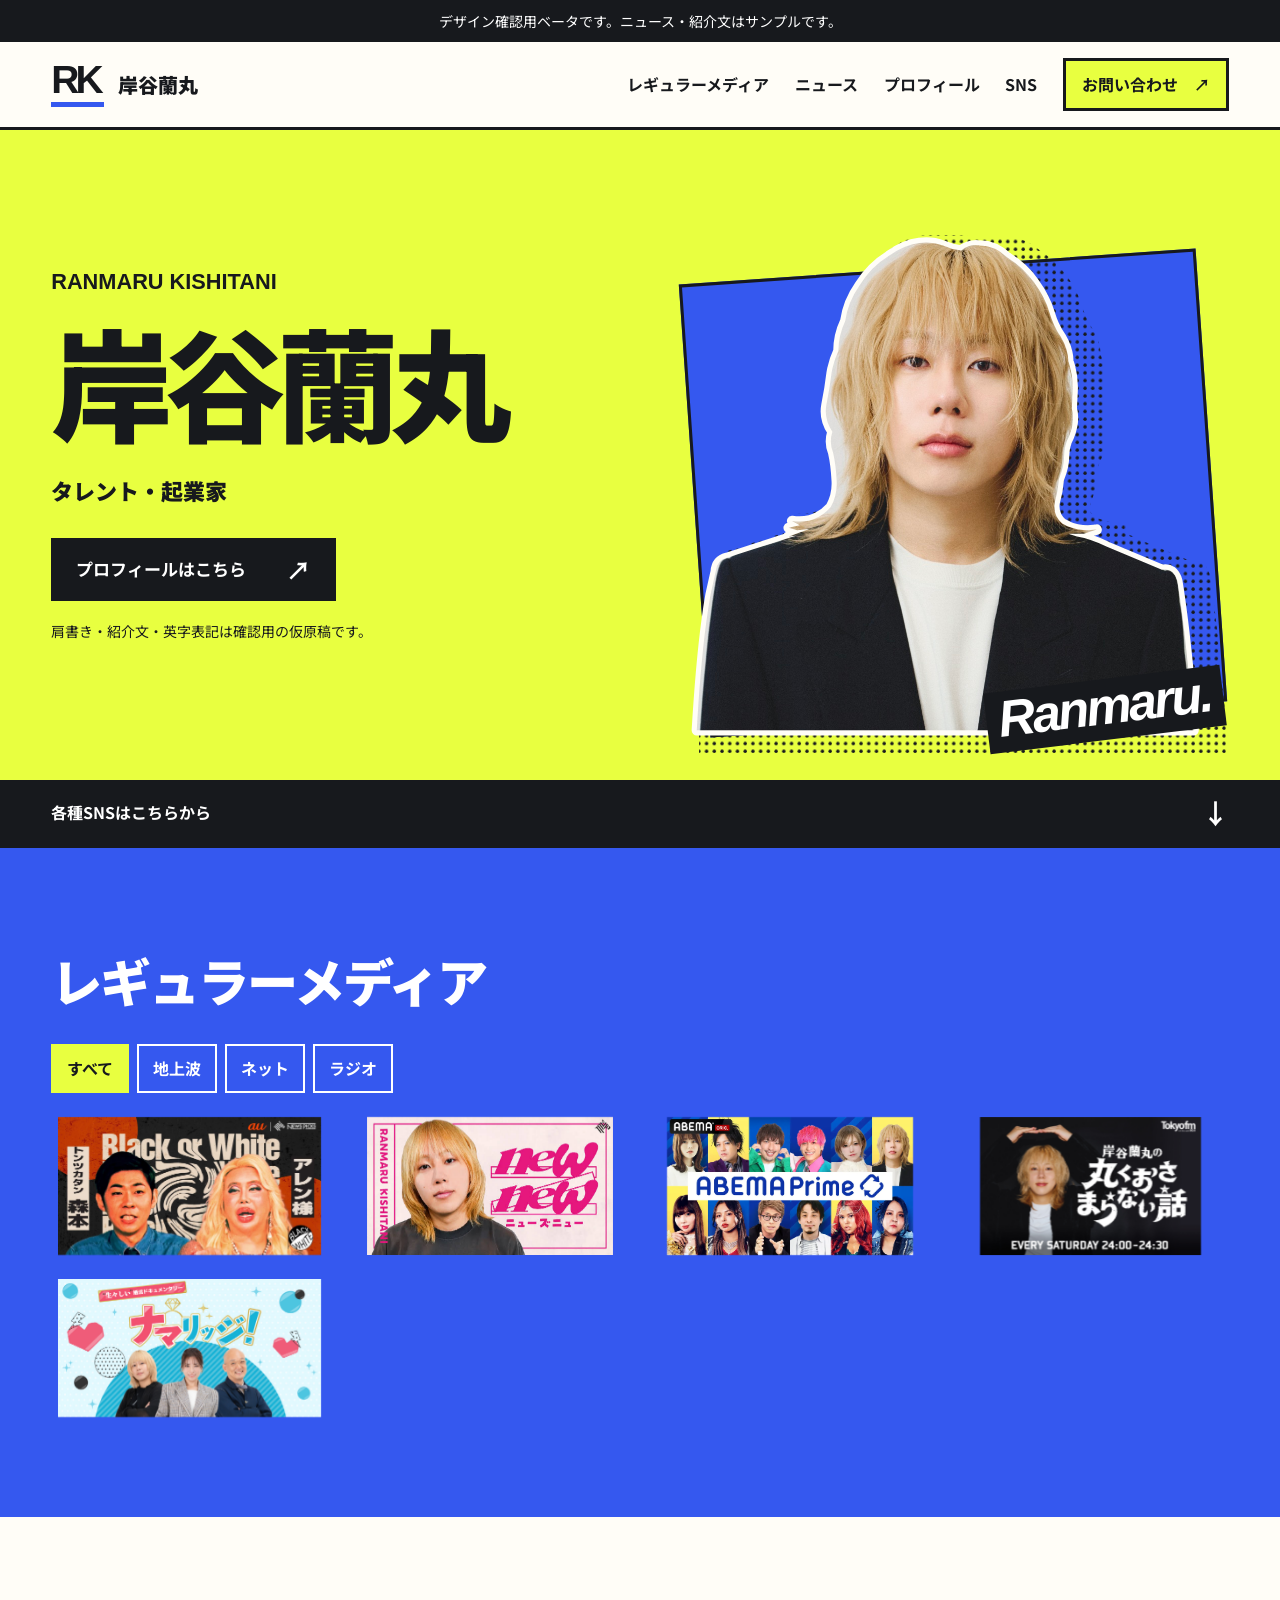
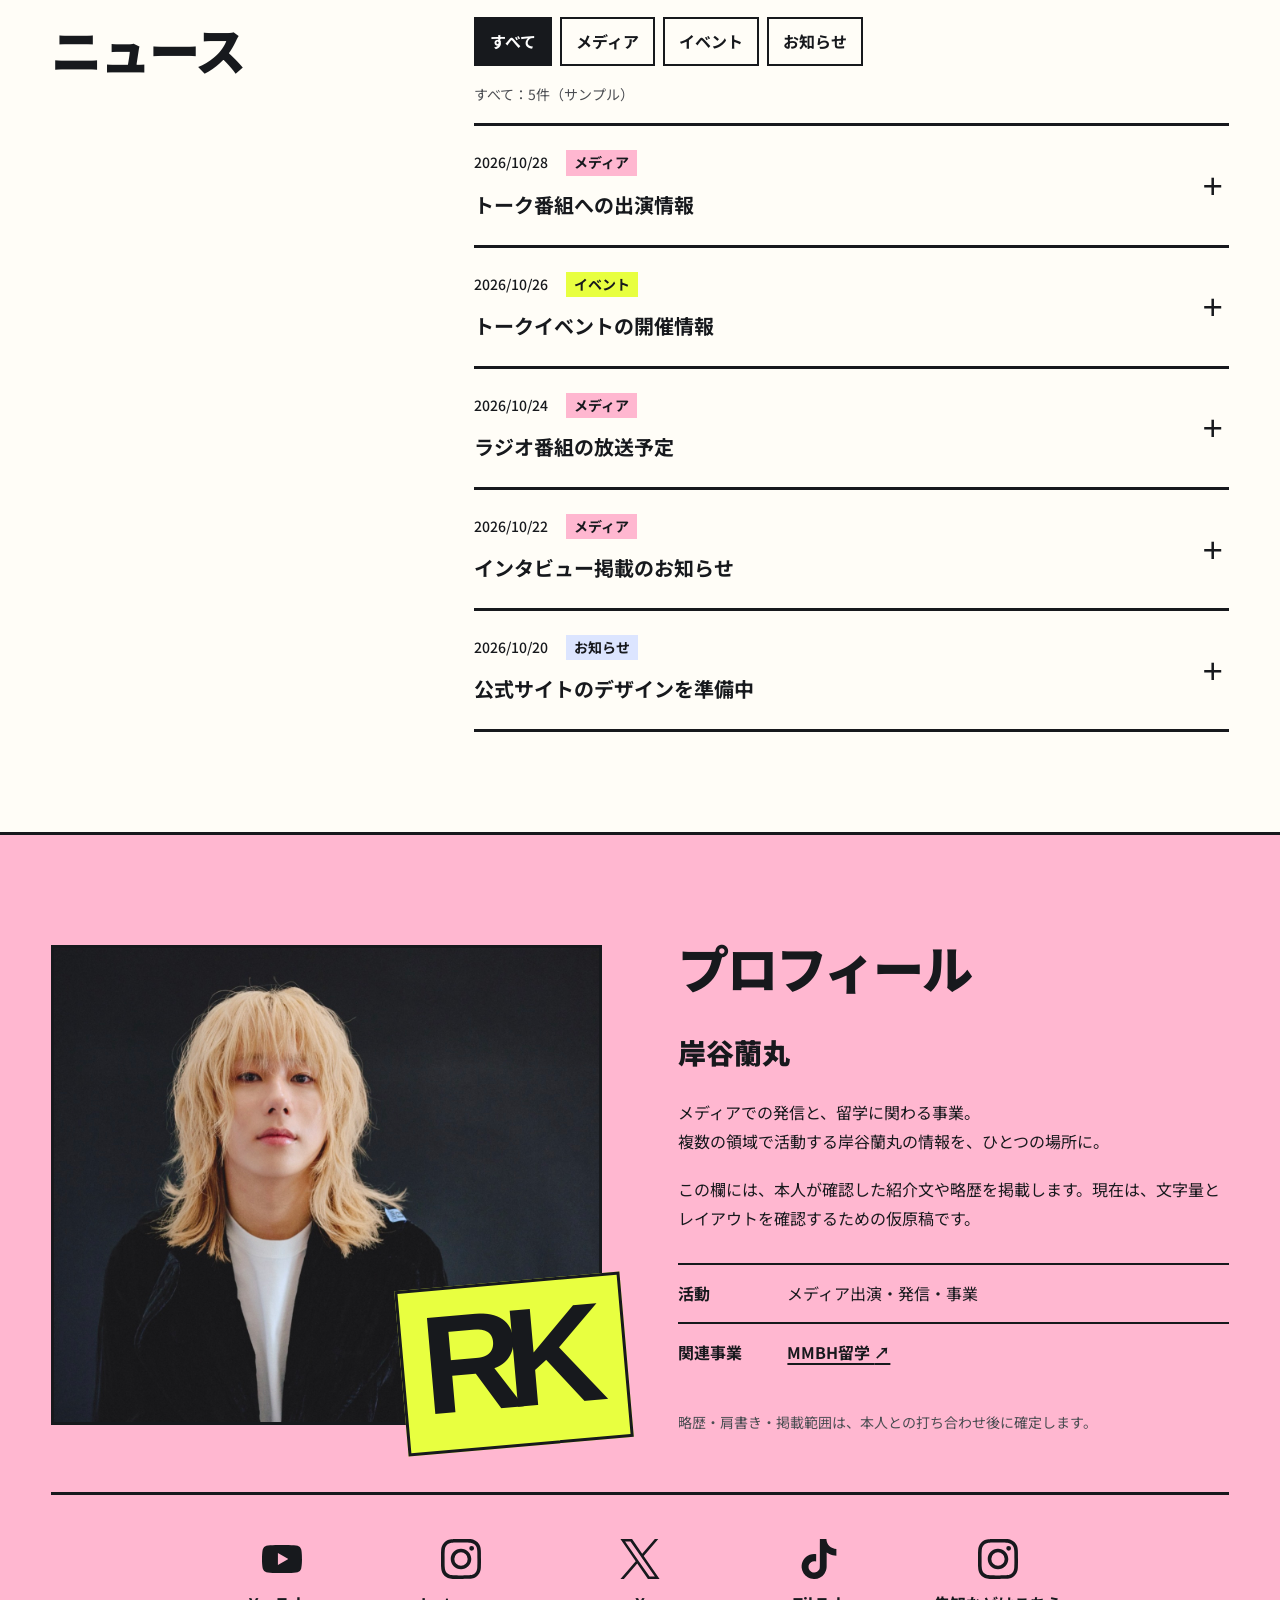
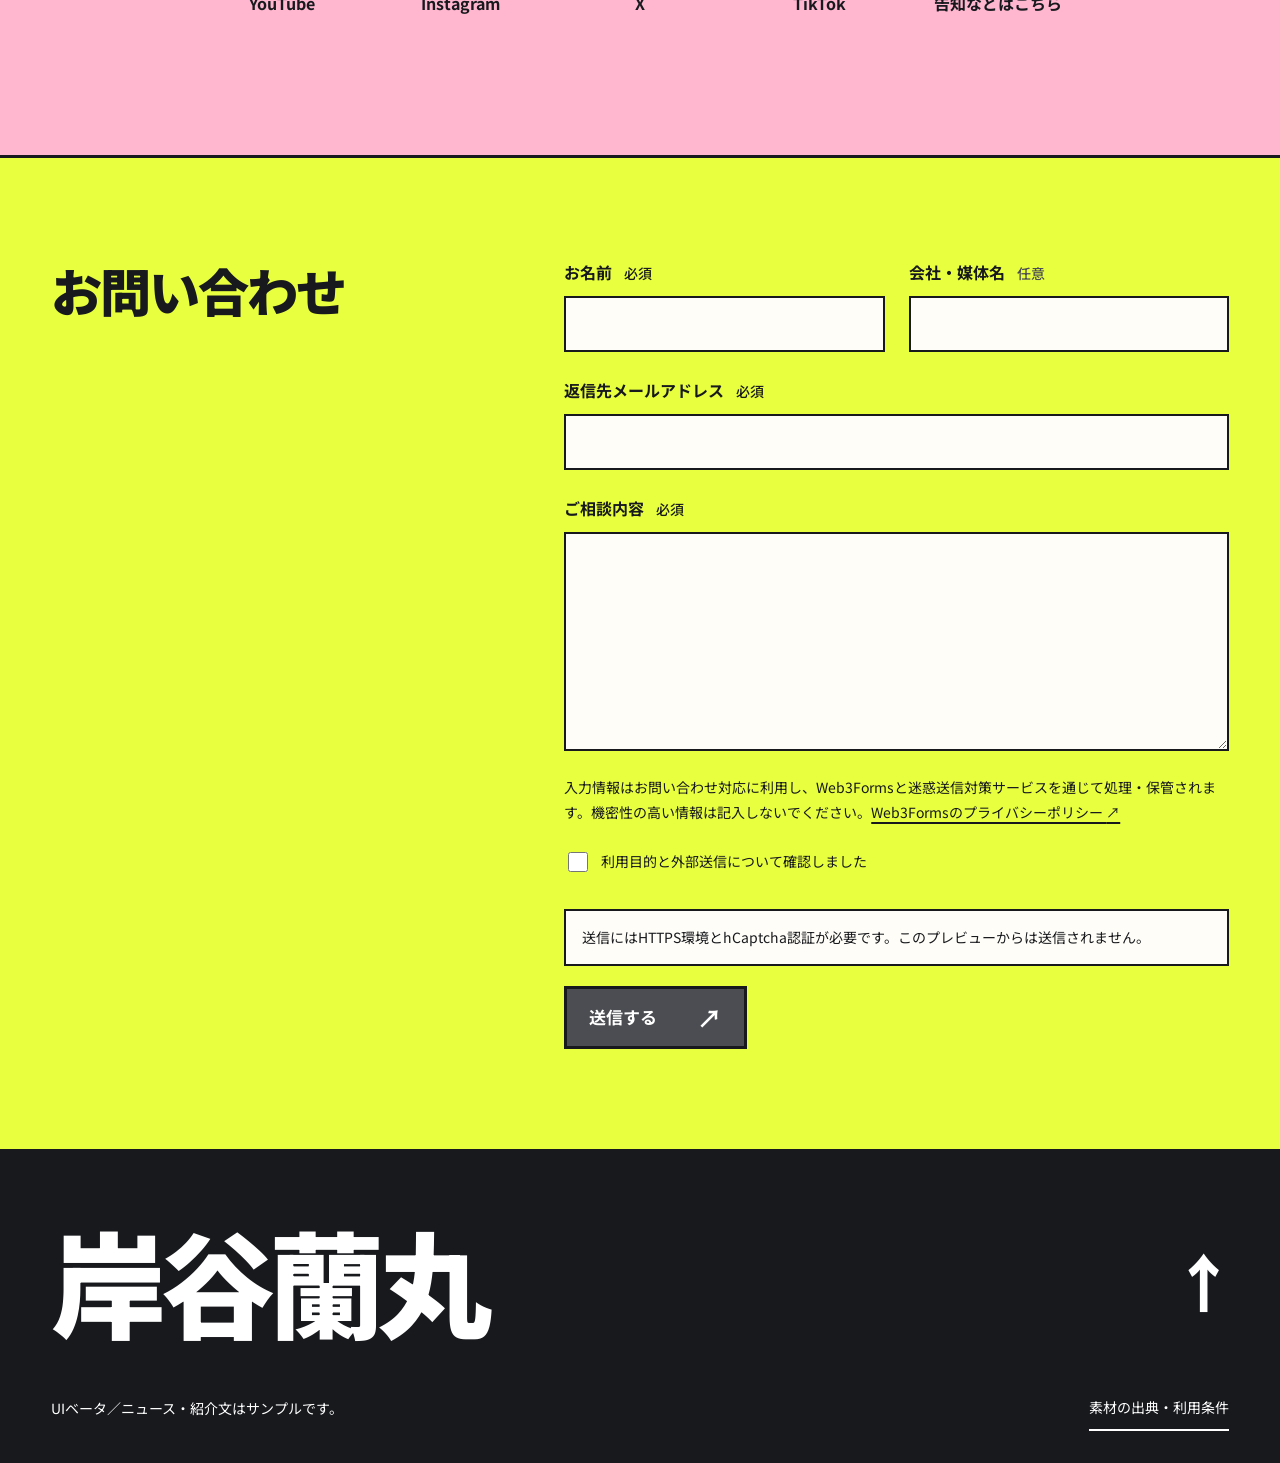
<file: index.html>
<!doctype html>
<html lang="ja">
<head>
  <meta charset="utf-8">
  <meta name="viewport" content="width=device-width, initial-scale=1">
  <meta name="robots" content="noindex, nofollow">
  <meta name="description" content="提供された人物写真を使用した、岸谷蘭丸公式サイトのデザイン確認用ベータ。ニュース・紹介文はサンプルです。">
  <meta name="theme-color" content="#e8ff40">
  <title>岸谷蘭丸 | 公式サイト UIベータ</title>
  <link rel="preconnect" href="https://fonts.googleapis.com">
  <link rel="preconnect" href="https://fonts.gstatic.com" crossorigin>
  <link href="https://fonts.googleapis.com/css2?family=Noto+Sans+JP:wght@400;500;700;900&display=swap" rel="stylesheet">
  <link rel="stylesheet" href="styles.css">
  <script src="content.js" defer></script>
  <script src="news.js" defer></script>
  <script src="contact.js" defer></script>
  <script src="app.js" defer></script>
</head>
<body>
  <a class="skip-link" href="#main">本文へ移動</a>
  <div class="beta-notice" id="beta-notice">デザイン確認用ベータです。ニュース・紹介文はサンプルです。</div>
  <header class="site-header">
    <a class="wordmark" href="#top" aria-label="岸谷蘭丸 トップへ"><span>RK</span><span>岸谷蘭丸</span></a>
    <button class="menu-toggle" type="button" aria-controls="site-nav" aria-expanded="false" hidden>
      <span class="menu-toggle__lines" aria-hidden="true"></span><span class="menu-toggle__label">メニュー</span>
    </button>
    <nav id="site-nav" class="site-nav" aria-label="メインナビゲーション">
      <a href="#regular-media">レギュラーメディア</a>
      <a href="#news">ニュース</a>
      <a href="#profile">プロフィール</a>
      <a href="#links">SNS</a>
      <a class="nav-contact" href="#contact">お問い合わせ <span aria-hidden="true">↗</span></a>
    </nav>
  </header>

  <main id="main">
    <section class="hero" id="top" aria-labelledby="hero-title">
      <div class="hero-grid">
        <div class="hero-copy">
          <p class="hero-name" lang="en">RANMARU KISHITANI</p>
          <h1 id="hero-title">岸谷蘭丸</h1>
          <p class="hero-role">タレント・起業家</p>
          <a class="button button--ink" href="#profile">プロフィールはこちら <span aria-hidden="true">↗</span></a>
          <p class="hero-beta-note">肩書き・紹介文・英字表記は確認用の仮原稿です。</p>
        </div>
        <figure class="hero-figure">
          <div class="portrait" id="portrait">
            <div class="portrait__backplate" aria-hidden="true"></div>
            <div class="portrait__subject">
              <svg class="portrait__tone" viewBox="0 0 800 680" aria-hidden="true" focusable="false">
                <defs>
                  <path id="person-shape" d="M108 680
                    C111 630 115 573 124 522 L130 495 Q131 482 143 479
                    L211 457 L225 453 L215 454 L240 445 L225 447 L215 444
                    L228 441 L219 436 Q246 440 264 420
                    Q272 406 271 389 Q270 370 267 357 Q262 345 266 332
                    Q256 317 259 301 Q263 281 265 264 Q267 251 273 238
                    Q273 220 281 203 Q284 181 298 161
                    Q311 140 332 127 Q350 114 367 112
                    Q382 110 395 115 L406 119 L416 121
                    Q426 113 438 115 Q455 115 470 129
                    Q489 141 501 158 Q514 176 519 193
                    Q524 210 532 221 Q541 236 541 250
                    Q547 267 546 285 L545 305 Q549 319 542 337
                    Q536 348 536 361 Q536 373 530 387
                    Q529 401 525 415 Q523 430 534 439
                    Q547 447 564 447 L574 446 L559 451 L541 451
                    L551 454 Q568 457 586 466 L650 493
                    Q664 490 668 506 Q678 567 687 680 Z"/>
                  <pattern id="halftone" width="9" height="9" patternUnits="userSpaceOnUse">
                    <circle cx="2.4" cy="2.4" r="2" fill="#17191d"/>
                  </pattern>
                  <filter id="expand-outline" x="-20%" y="-20%" width="150%" height="150%">
                    <feMorphology in="SourceAlpha" operator="dilate" radius="17"/>
                  </filter>
                  <mask id="tone-mask" maskUnits="userSpaceOnUse" x="-50" y="0" width="920" height="920" style="mask-type:alpha">
                    <use href="#person-shape" fill="white" filter="url(#expand-outline)" transform="translate(20 9)"/>
                  </mask>
                </defs>
                <rect x="-40" y="-40" width="880" height="760" fill="url(#halftone)" mask="url(#tone-mask)"/>
                <use href="#person-shape" fill="#fffdf7" stroke="#fffdf7" stroke-width="12" stroke-linejoin="round"/>
              </svg>
              <svg class="clip-definitions" width="0" height="0" aria-hidden="true" focusable="false">
                <defs>
                  <clipPath id="photo-cutout" clipPathUnits="objectBoundingBox">
                    <use href="#person-shape" transform="scale(.00125)"/>
                  </clipPath>
                </defs>
              </svg>
              <img class="portrait__photo" src="assets/profile/profile1-web.jpg" width="1360" height="1360" alt="岸谷蘭丸の正面ポートレート。人物の輪郭に沿って背景を切り抜いています。" fetchpriority="high">
            </div>
            <span class="portrait__signature" aria-hidden="true">Ranmaru.</span>
          </div>
        </figure>
      </div>
      <a class="hero-bottom-link" href="#links"><span>各種SNSはこちらから</span><span aria-hidden="true">↓</span></a>
    </section>

    <section class="regular-media-section section-pad" id="regular-media" aria-labelledby="regular-media-title">
      <h2 class="regular-media-heading" id="regular-media-title">レギュラーメディア</h2>
      <div class="regular-media-filters" role="group" aria-label="レギュラーメディアのカテゴリ" hidden>
        <button type="button" data-regular-category="all" aria-pressed="true">すべて</button>
        <button type="button" data-regular-category="terrestrial" aria-pressed="false">地上波</button>
        <button type="button" data-regular-category="internet" aria-pressed="false">ネット</button>
        <button type="button" data-regular-category="radio" aria-pressed="false">ラジオ</button>
      </div>
      <p class="visually-hidden" id="regular-media-status" role="status" aria-live="polite"></p>
      <div class="regular-media-grid" id="regular-media-list"><p>レギュラーメディアを読み込んでいます。</p></div>
    </section>

    <section class="news-section section-pad" id="news" aria-labelledby="news-title">
      <div class="section-intro">
        <h2 id="news-title">ニュース</h2>
      </div>
      <div class="news-content">
        <div class="news-filters" role="group" aria-label="ニュースのカテゴリ" hidden>
          <button type="button" data-category="all" aria-pressed="true">すべて</button>
          <button type="button" data-category="media" aria-pressed="false">メディア</button>
          <button type="button" data-category="event" aria-pressed="false">イベント</button>
          <button type="button" data-category="info" aria-pressed="false">お知らせ</button>
        </div>
        <p class="news-count" id="news-count" role="status" aria-live="polite"></p>
        <p class="sample-note" id="news-update-status" role="status" hidden></p>
        <div class="news-list" id="news-list"><p>ニュースを読み込んでいます。</p></div>
        <noscript><p class="message">このベータのニュース・レギュラーメディア表示にはJavaScriptが必要です。プロフィール、外部リンク、問い合わせ案内はそのまま閲覧できます。</p></noscript>
      </div>
    </section>

    <section class="profile-section section-pad" id="profile" aria-labelledby="profile-title">
      <div class="profile-visual">
        <img src="assets/profile/profile4-web.jpg" width="1360" height="1360" loading="lazy" alt="座っている岸谷蘭丸の写真を、上半身中心にトリミングしたポートレート。">
        <span class="profile-visual__type" aria-hidden="true">RK</span>
      </div>
      <div class="profile-copy">
        <h2 id="profile-title">プロフィール</h2>
        <p class="profile-name">岸谷蘭丸</p>
        <p>メディアでの発信と、留学に関わる事業。<br>複数の領域で活動する岸谷蘭丸の情報を、ひとつの場所に。</p>
        <p>この欄には、本人が確認した紹介文や略歴を掲載します。現在は、文字量とレイアウトを確認するための仮原稿です。</p>
        <dl class="profile-facts">
          <div><dt>活動</dt><dd>メディア出演・発信・事業</dd></div>
          <div><dt>関連事業</dt><dd><a href="https://mmbh.co.jp/" target="_blank" rel="noopener noreferrer">MMBH留学 <span aria-hidden="true">↗</span></a></dd></div>
        </dl>
        <p class="sample-note">略歴・肩書き・掲載範囲は、本人との打ち合わせ後に確定します。</p>
      </div>
      <nav class="profile-socials" id="links" aria-labelledby="links-title">
        <h3 class="visually-hidden" id="links-title">各種SNS</h3>
        <div class="social-links">
          <a href="https://www.youtube.com/@Ranmaru_Kishitani_with_Friends" target="_blank" rel="noopener noreferrer" aria-label="YouTube（新しいタブ）">
            <img class="social-link__icon" src="assets/social/youtube.svg" width="40" height="40" loading="lazy" alt="" aria-hidden="true">
            <span class="social-link__label">YouTube</span>
          </a>
          <a href="https://www.instagram.com/ranmaru_kishitani" target="_blank" rel="noopener noreferrer" aria-label="Instagram（本人・新しいタブ）">
            <img class="social-link__icon" src="assets/social/instagram.svg" width="40" height="40" loading="lazy" alt="" aria-hidden="true">
            <span class="social-link__label">Instagram</span>
          </a>
          <a href="https://x.com/ranmarukishitan" target="_blank" rel="noopener noreferrer" aria-label="X（新しいタブ）">
            <img class="social-link__icon" src="assets/social/x.svg" width="40" height="40" loading="lazy" alt="" aria-hidden="true">
            <span class="social-link__label">X</span>
          </a>
          <a href="https://www.tiktok.com/@ranmaru_kishitani" target="_blank" rel="noopener noreferrer" aria-label="TikTok（新しいタブ）">
            <img class="social-link__icon" src="assets/social/tiktok.svg" width="40" height="40" loading="lazy" alt="" aria-hidden="true">
            <span class="social-link__label">TikTok</span>
          </a>
          <a id="manager-instagram" href="https://www.instagram.com/ranmaru_news_" target="_blank" rel="noopener noreferrer" aria-label="告知などはこちら（Instagram・マネージャー更新・新しいタブ）">
            <img class="social-link__icon" src="assets/social/instagram.svg" width="40" height="40" loading="lazy" alt="" aria-hidden="true">
            <span class="social-link__label" id="notice-text">告知などはこちら</span>
          </a>
        </div>
      </nav>
    </section>

    <section class="contact-section section-pad" id="contact" aria-labelledby="contact-title">
      <div class="contact-intro">
        <h2 id="contact-title">お問い合わせ</h2>
      </div>
      <form class="contact-form" id="contact-form" action="https://api.web3forms.com/submit" method="post" aria-labelledby="contact-title">
        <input type="hidden" name="access_key" id="contact-access-key" value="">
        <fieldset class="contact-fields" id="contact-fields" disabled>
          <legend class="visually-hidden">お問い合わせ内容</legend>
          <div class="contact-field">
            <label for="contact-name">お名前 <span class="field-required">必須</span></label>
            <input id="contact-name" name="name" type="text" autocomplete="name" maxlength="80" required>
          </div>
          <div class="contact-field">
            <label for="contact-company">会社・媒体名 <span class="field-optional">任意</span></label>
            <input id="contact-company" name="company" type="text" autocomplete="organization" maxlength="120">
          </div>
          <div class="contact-field contact-field--full">
            <label for="contact-email">返信先メールアドレス <span class="field-required">必須</span></label>
            <input id="contact-email" name="email" type="email" autocomplete="email" maxlength="254" required>
          </div>
          <div class="contact-field contact-field--full">
            <label for="contact-message">ご相談内容 <span class="field-required">必須</span></label>
            <textarea id="contact-message" name="message" rows="7" maxlength="5000" required></textarea>
          </div>
          <div class="contact-privacy">
            <p id="contact-privacy-note">入力情報はお問い合わせ対応に利用し、Web3Formsと迷惑送信対策サービスを通じて処理・保管されます。機密性の高い情報は記入しないでください。<a href="https://web3forms.com/privacy" target="_blank" rel="noopener noreferrer" aria-label="Web3Formsのプライバシーポリシー（新しいタブ）">Web3Formsのプライバシーポリシー <span aria-hidden="true">↗</span></a></p>
            <label><input type="checkbox" name="consent" value="yes" aria-describedby="contact-privacy-note" required>利用目的と外部送信について確認しました</label>
          </div>
          <div class="contact-captcha" id="contact-captcha-area" hidden>
            <p class="contact-help">送信前に確認を完了してください。</p>
            <div class="h-captcha" id="contact-captcha" data-captcha="true" data-lang="ja" data-onload="rkContactCaptchaReady" data-callback="rkContactCaptchaVerified" data-expired-callback="rkContactCaptchaExpired" data-error-callback="rkContactCaptchaError"></div>
          </div>
        </fieldset>
        <p class="contact-feedback contact-feedback--setup" id="contact-status" role="status" aria-live="polite" tabindex="-1">送信設定を確認しています。この状態では送信されません。</p>
        <button class="button button--ink contact-submit" id="contact-submit" type="submit" disabled>送信する <span aria-hidden="true">↗</span></button>
        <noscript><p class="contact-help">このフォームの送信にはJavaScriptが必要です。メールアドレスは公開していません。</p></noscript>
      </form>
    </section>
  </main>

  <footer class="site-footer">
    <a class="footer-name" href="#top">岸谷蘭丸<span aria-hidden="true">↑</span></a>
    <div class="footer-meta">
      <p id="footer-demo-note">UIベータ／ニュース・紹介文はサンプルです。</p>
      <button type="button" class="credits-toggle" id="credits-toggle" aria-controls="credits" aria-expanded="false" hidden>素材の出典・利用条件</button>
    </div>
    <div class="credits" id="credits">
      <p>人物写真・番組バナー：ご提供素材。ニュースの場面写真：Unsplashのイメージ素材。実際の出演現場ではありません。</p>
      <ul>
        <li><a href="assets/profile/profile1-web.jpg" target="_blank" rel="noopener noreferrer">トップの人物写真</a></li>
        <li><a href="assets/profile/profile4-web.jpg" target="_blank" rel="noopener noreferrer">プロフィールの人物写真</a></li>
        <li><a href="https://images.unsplash.com/photo-1598488035139-bdbb2231ce04" target="_blank" rel="noopener noreferrer">スタジオの画像出典</a></li>
        <li><a href="https://images.unsplash.com/photo-1521737711867-e3b97375f902" target="_blank" rel="noopener noreferrer">打ち合わせの画像出典</a></li>
        <li><a href="https://unsplash.com/license" target="_blank" rel="noopener noreferrer">Unsplash License</a></li>
        <li><a href="https://simpleicons.org/" target="_blank" rel="noopener noreferrer">SNSロゴの出典：Simple Icons</a></li>
        <li><a href="https://github.com/simple-icons/simple-icons/blob/develop/LICENSE.md" target="_blank" rel="noopener noreferrer">SNSロゴのライセンス：CC0</a></li>
      </ul>
      <p>人物写真は、ご提供画像を軽量化・トリミングしています。トップの写真は専用のSVG輪郭マスクで切り抜いています。番組バナーは、ご提供画像をトリミングせずに表示しています。人物写真・番組バナーの公開・加工・クレジットの条件は本公開前に確認します。</p>
    </div>
  </footer>
  <p id="site-error" class="site-error" role="alert" hidden></p>
</body>
</html>
</file>
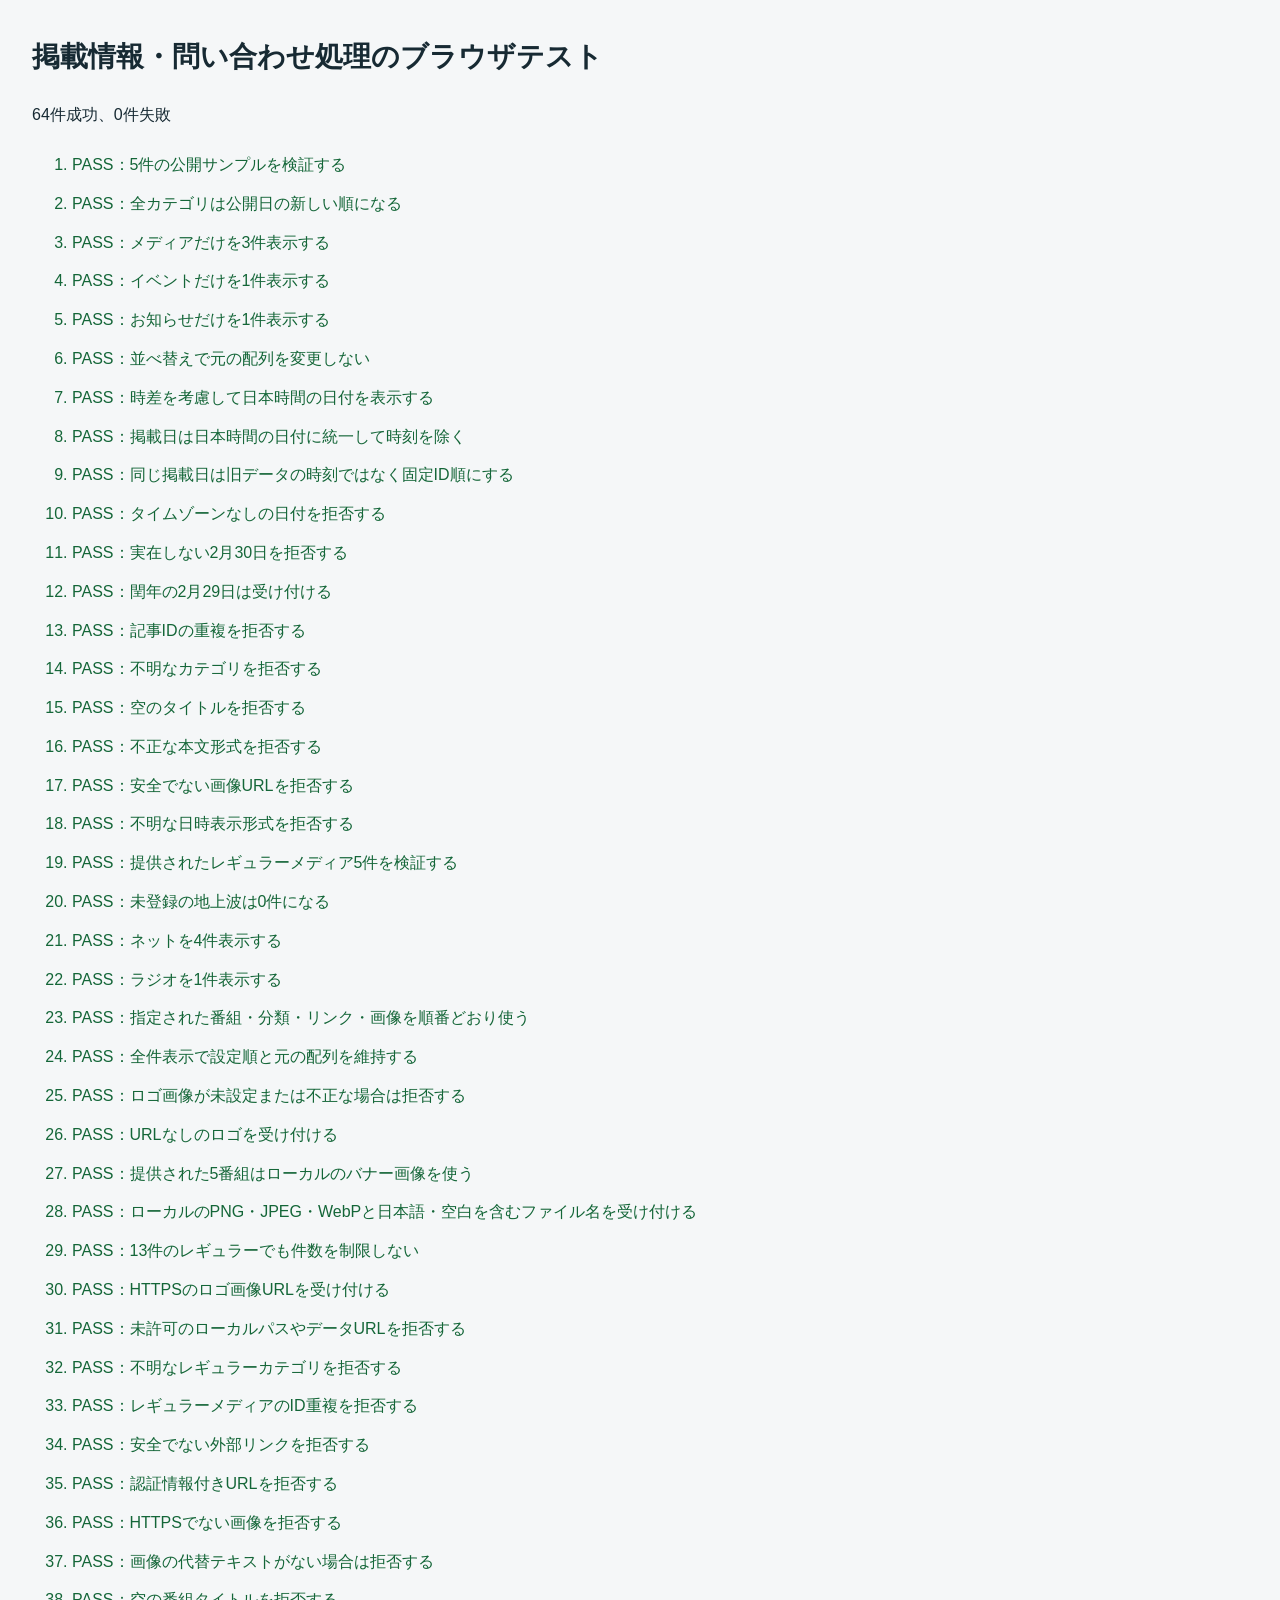
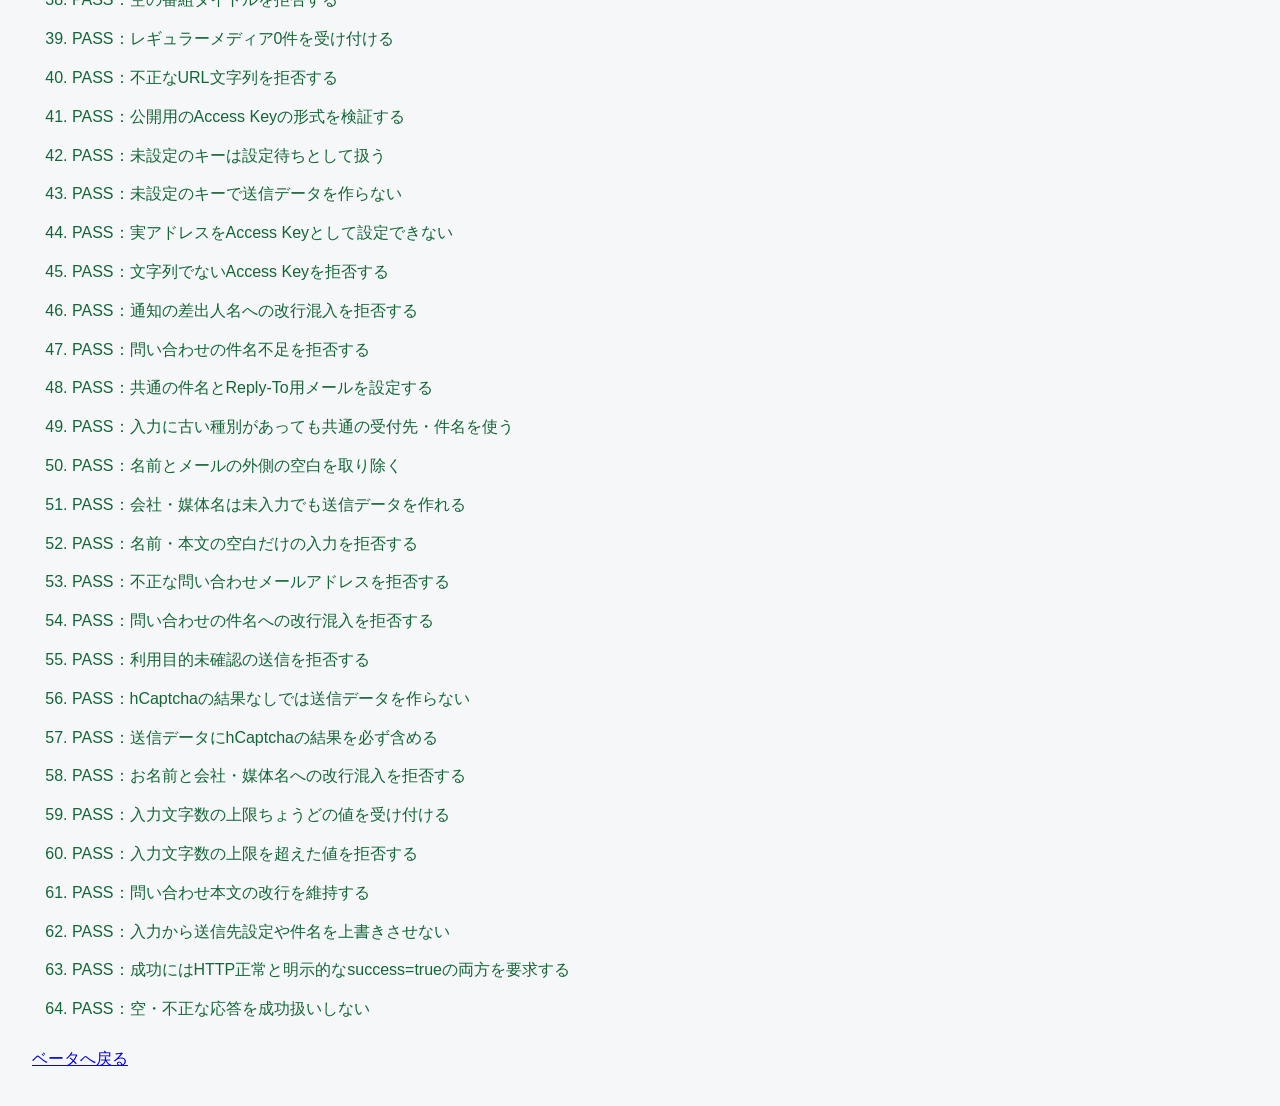
<file: tests/index.html>
<!doctype html>
<html lang="ja">
<head>
  <meta charset="utf-8">
  <meta name="viewport" content="width=device-width, initial-scale=1">
  <meta name="robots" content="noindex, nofollow">
  <title>掲載情報・問い合わせ処理のブラウザテスト</title>
  <style>
    body { font: 16px/1.8 Meiryo,sans-serif; margin: 32px; color: #172a33; background: #f5f7f8; }
    h1 { font-size: 28px; } li { padding: 5px 0; } .pass { color: #146638; } .fail { color: #b51d1d; }
  </style>
  <script src="../content.js" defer></script>
  <script src="../news.js" defer></script>
  <script src="../contact.js" defer></script>
  <script src="browser-tests.js" defer></script>
</head>
<body>
  <h1>掲載情報・問い合わせ処理のブラウザテスト</h1>
  <p id="result" role="status">テストを実行しています。</p>
  <ol id="tests"></ol>
  <a href="../index.html">ベータへ戻る</a>
</body>
</html>
</file>
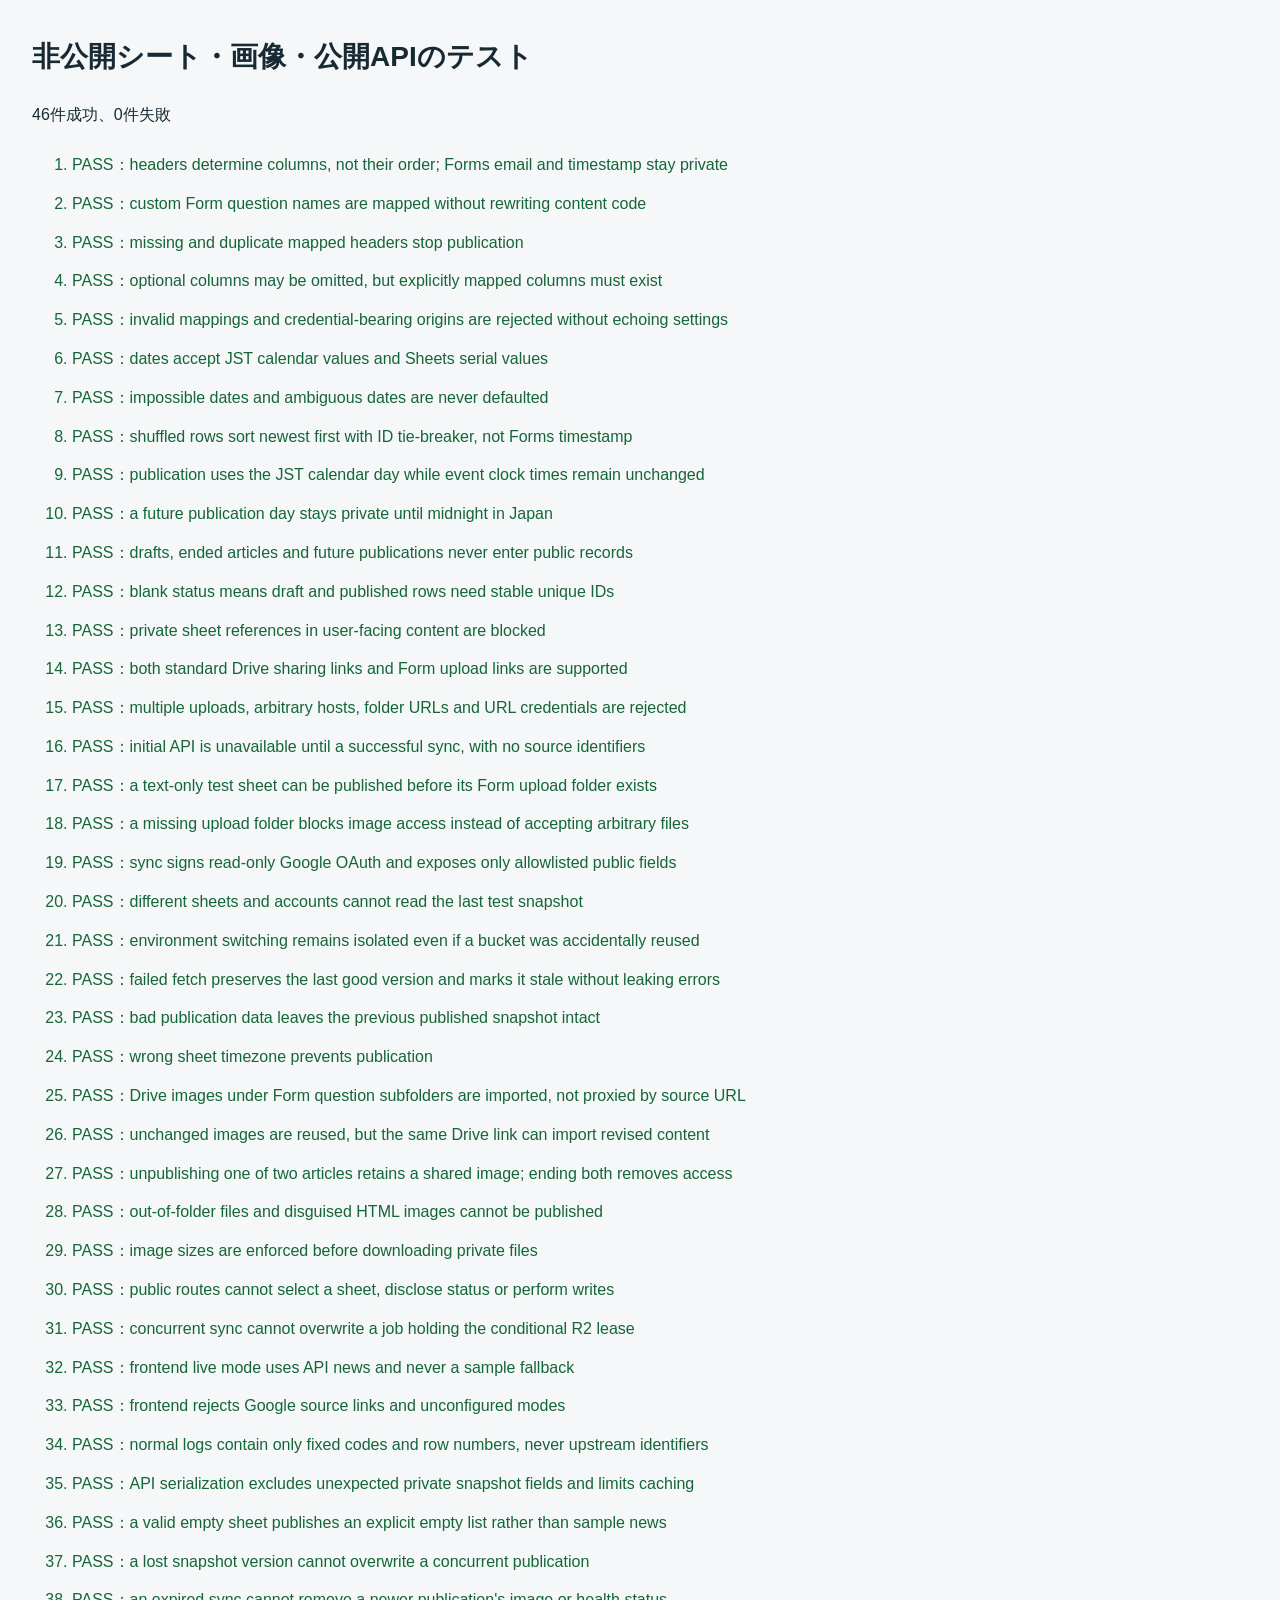
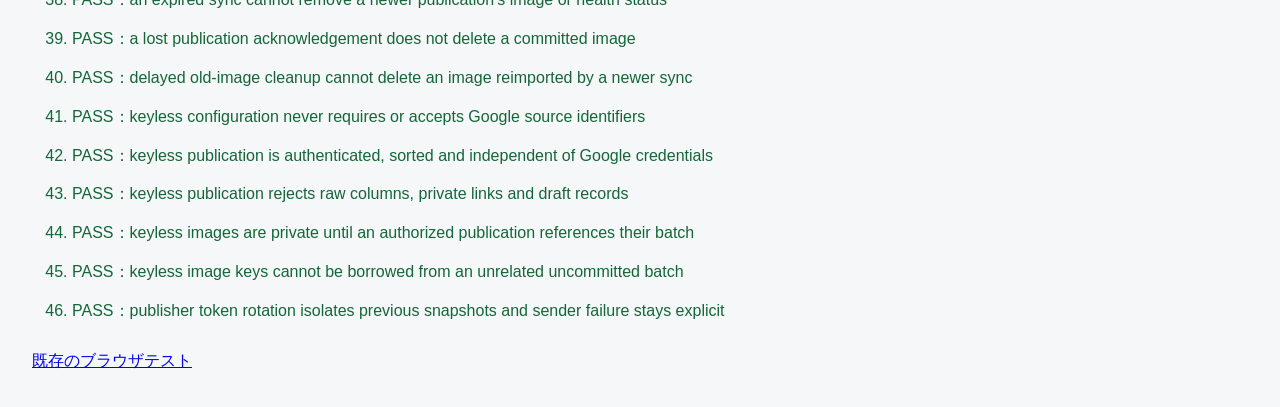
<file: tests/news-sync.html>
<!doctype html>
<html lang="ja">
<head>
  <meta charset="utf-8">
  <meta name="viewport" content="width=device-width, initial-scale=1">
  <meta name="robots" content="noindex, nofollow">
  <title>ニュース連携のテスト</title>
  <style>
    body { font: 16px/1.8 Meiryo,sans-serif; margin: 32px; color: #172a33; background: #f5f7f8; }
    h1 { font-size: 28px; } li { padding: 5px 0; } .pass { color: #146638; } .fail { color: #b51d1d; }
  </style>
  <script src="../news.js" defer></script>
  <script src="../workers/news/source.js" defer></script>
  <script src="../workers/news/worker.js" defer></script>
  <script src="news-sync-cases.js" defer></script>
  <script src="news-sync-browser.js" defer></script>
</head>
<body>
  <h1>非公開シート・画像・公開APIのテスト</h1>
  <p id="result" role="status">テストを実行しています。</p>
  <ol id="tests"></ol>
  <a href="index.html">既存のブラウザテスト</a>
</body>
</html>
</file>
<file: styles.css>
@charset "UTF-8";

:root {
  color-scheme: light;
  --paper: #fffdf7;
  --ink: #17191d;
  --blue: #3558ef;
  --lemon: #e8ff40;
  --pink: #ffb7d0;
  --muted: #4b4d52;
  --line: 3px;
  --font: "Noto Sans JP", "Yu Gothic", Meiryo, sans-serif;
  --gutter: clamp(20px, 4vw, 64px);
}
* { box-sizing: border-box; }
html { scroll-behavior: smooth; scroll-padding-top: 110px; }
body { margin: 0; color: var(--ink); background: var(--paper); font: 400 16px/1.8 var(--font); }
button, a { -webkit-tap-highlight-color: transparent; }
button { font: inherit; color: inherit; cursor: pointer; }
a { color: inherit; text-decoration-thickness: 2px; text-underline-offset: .25em; }
img { display: block; max-width: 100%; }
button, a { touch-action: manipulation; }
button:focus-visible, a:focus-visible, summary:focus-visible, input:focus-visible, textarea:focus-visible { outline: 4px solid var(--blue); outline-offset: 5px; }
[hidden] { display: none !important; }
.visually-hidden { position: absolute; width: 1px; height: 1px; padding: 0; margin: -1px; overflow: hidden; clip-path: inset(50%); white-space: nowrap; border: 0; }
h1, h2, h3, p, figure { margin: 0; }
h1, h2, h3 { font-weight: 900; line-height: 1.25; text-wrap: balance; }
h2 { font-size: clamp(32px, 4vw, 56px); letter-spacing: -.04em; }
h3 { font-size: 24px; }
p + p { margin-top: 18px; }
.skip-link { position: fixed; z-index: 20; left: 16px; top: -100px; padding: 12px 20px; color: white; background: var(--ink); }
.skip-link:focus { top: 16px; }
.beta-notice { padding: 10px 24px; text-align: center; background: var(--ink); color: white; font-size: 14px; line-height: 1.6; }
.site-header { position: sticky; z-index: 10; top: 0; display: flex; align-items: center; justify-content: space-between; gap: 24px; min-height: 88px; padding: 12px var(--gutter); background: var(--paper); border-bottom: var(--line) solid var(--ink); }
.wordmark { display: flex; align-items: center; gap: 14px; text-decoration: none; font-weight: 900; white-space: nowrap; }
.wordmark > span:first-child { font: 900 39px/.9 Arial, sans-serif; letter-spacing: -.1em; border-bottom: 5px solid var(--blue); padding: 0 4px 5px 0; }
.wordmark > span:last-child { font-size: 20px; }
.site-nav { display: flex; align-items: center; gap: clamp(14px, 2vw, 30px); }
.site-nav a { position: relative; font-size: 16px; font-weight: 700; text-decoration: none; white-space: nowrap; }
.site-nav a:not(.nav-contact)::after { content: ""; position: absolute; height: 3px; left: 0; right: 0; bottom: -7px; background: var(--blue); transform: scaleX(0); transform-origin: left; transition: transform 160ms ease; }
.site-nav a:hover::after { transform: scaleX(1); }
.nav-contact { background: var(--lemon); border: var(--line) solid var(--ink); padding: 9px 16px; }
.nav-contact span { margin-left: 12px; }
.menu-toggle { display: none; border: 0; background: none; padding: 10px 0 10px 10px; align-items: center; gap: 8px; min-height: 48px; }
.menu-toggle__lines, .menu-toggle__lines::after { display: block; width: 23px; height: 3px; background: var(--ink); transition: transform 160ms ease; }
.menu-toggle__lines::after { content: ""; transform: translateY(7px); }
.menu-toggle[aria-expanded="true"] .menu-toggle__lines { transform: rotate(45deg); }
.menu-toggle[aria-expanded="true"] .menu-toggle__lines::after { transform: rotate(90deg); }
.menu-toggle__label { font-size: 14px; font-weight: 700; }

.hero { position: relative; overflow: clip; background: var(--lemon); border-bottom: var(--line) solid var(--ink); }
.hero-grid { max-width: 1600px; margin: auto; padding: 62px var(--gutter) 32px; display: grid; grid-template-columns: 1.05fr 1fr; gap: 24px; align-items: center; min-height: 650px; }
.hero-copy { position: relative; z-index: 2; padding-bottom: 30px; }
.hero-name { font: 700 clamp(16px, 1.7vw, 24px)/1.4 Arial, sans-serif; }
.hero h1 { font-size: clamp(78px, 9.5vw, 152px); letter-spacing: -.075em; margin: 14px 0 20px; white-space: nowrap; line-height: 1.15; }
.hero-role { font-size: 22px; font-weight: 900; margin-bottom: 28px; }
.button { display: inline-flex; align-items: center; justify-content: space-between; gap: 40px; min-height: 58px; padding: 13px 22px; text-decoration: none; border: var(--line) solid var(--ink); font-size: 17px; font-weight: 700; transition: transform 160ms ease, background-color 160ms ease; }
.button--ink { background: var(--ink); color: white; }
.button--ink:hover { transform: translate(-2px, -2px) rotate(-1deg); background: var(--blue); }
.button span { font-size: 25px; line-height: 1; }
.hero-beta-note { max-width: 28em; font-size: 14px; margin-top: 18px; }
.hero-figure { align-self: end; min-width: 0; max-width: 680px; }
.portrait { position: relative; width: 100%; aspect-ratio: 800 / 680; isolation: isolate; margin: 0 0 18px; animation: portrait-drift 6s ease-in-out infinite alternate; }
.portrait__backplate { position: absolute; z-index: -2; inset: 3% 3% 2% 5%; background: var(--blue); border: var(--line) solid var(--ink); transform: rotate(-4deg); }
.portrait__subject { position: absolute; inset: 0; transform: scale(1.22); transform-origin: 50% 100%; }
.portrait__tone { position: absolute; inset: 0; width: 100%; height: 100%; overflow: visible; }
.portrait__photo { position: absolute; top: 0; left: 0; width: 100%; height: auto; clip-path: url(#photo-cutout); }
.clip-definitions { position: absolute; }
.portrait__signature { position: absolute; right: 1%; bottom: -2%; padding: 2px 12px 8px; font: 900 italic clamp(28px, 4vw, 60px)/1 Arial, sans-serif; letter-spacing: -.055em; color: white; background: var(--ink); transform: rotate(-7deg); }
.hero-bottom-link { display: flex; justify-content: space-between; align-items: center; padding: 18px var(--gutter); color: white; background: var(--ink); text-decoration: none; font-weight: 700; }
.hero-bottom-link > span:last-child { font-size: 27px; line-height: 1; transition: transform 160ms ease; }
.hero-bottom-link:hover > span:last-child { transform: translateY(4px); }

.section-pad { padding: 100px var(--gutter); }
.news-section { display: grid; grid-template-columns: .65fr 1.35fr; gap: 60px; max-width: 1600px; margin: auto; }
.news-content { min-width: 0; }
.news-filters, .regular-media-filters { display: flex; gap: 8px; flex-wrap: wrap; }
.news-filters button, .regular-media-filters button { background: transparent; border: 2px solid var(--ink); padding: 8px 14px; min-height: 46px; font-weight: 700; transition: background-color 150ms ease, color 150ms ease; }
.news-filters button:hover, .regular-media-filters button:hover { background: var(--lemon); }
.news-filters button[aria-pressed="true"] { background: var(--ink); color: white; }
.news-count { color: var(--muted); font-size: 14px; margin: 16px 0; }
.news-item { border-top: var(--line) solid var(--ink); }
.news-item:last-child { border-bottom: var(--line) solid var(--ink); }
.news-item__summary { list-style: none; display: grid; grid-template-columns: 1fr 32px; gap: 12px; padding: 24px 0; cursor: pointer; }
.news-item__summary::-webkit-details-marker { display: none; }
.news-item__meta { grid-column: 1; display: flex; gap: 18px; align-items: center; font-size: 14px; font-weight: 500; font-variant-numeric: tabular-nums; }
.category { padding: 0 8px; background: var(--pink); font-weight: 700; }
.category--event { background: var(--lemon); }
.category--info { background: #dce5ff; }
.news-item__title { grid-column: 1; font-size: 20px; font-weight: 700; line-height: 1.65; }
.news-item__expand { grid-column: 2; grid-row: 1 / 3; align-self: center; text-align: center; font: 400 35px/1 Arial, sans-serif; transition: transform 160ms ease; }
.news-item__summary:hover .news-item__expand { transform: rotate(90deg); }
.news-item__body { padding: 0 20px 28px 0; }
.news-item__body > p + p { margin-top: 14px; }
.news-item__image { width: 100%; aspect-ratio: 16 / 9; object-fit: cover; margin: 20px 0; border: var(--line) solid var(--ink); }
.sample-label, .sample-note { font-size: 14px; color: var(--muted); }
.news-item__when { font-weight: 700; }
.message { padding: 24px; background: #e9edff; }

.regular-media-section { background: var(--blue); color: white; }
.regular-media-heading { margin-bottom: 32px; }
.regular-media-filters button { color: white; border-color: white; }
.regular-media-filters button:hover, .regular-media-filters button[aria-pressed="true"] { color: var(--ink); background: var(--lemon); border-color: var(--lemon); }
.regular-media-filters button:focus-visible { outline-color: var(--lemon); }
.regular-media-grid { display: grid; grid-template-columns: repeat(4, minmax(0, 1fr)); gap: 24px; margin-top: 24px; }
.regular-media-grid > .message { grid-column: 1 / -1; color: var(--ink); }
.regular-media-logo { display: flex; align-items: center; justify-content: center; min-width: 0; aspect-ratio: 2 / 1; }
.regular-media-logo__image { width: 100%; height: 100%; min-width: 0; min-height: 0; object-fit: contain; }
a.regular-media-logo { transition: transform 180ms ease; }
a.regular-media-logo:hover { transform: translateY(-4px); }
a.regular-media-logo:active { transform: scale(.98); }
a.regular-media-logo:focus-visible { outline-color: var(--lemon); }

.profile-section { display: grid; grid-template-columns: 1fr 1fr; align-items: center; column-gap: clamp(40px, 6vw, 100px); row-gap: 56px; background: var(--pink); border-top: var(--line) solid var(--ink); border-bottom: var(--line) solid var(--ink); }
.profile-visual { position: relative; max-width: 680px; }
.profile-visual > img { width: 100%; height: 480px; object-fit: cover; object-position: 50% 30%; border: var(--line) solid var(--ink); }
.profile-visual__type { position: absolute; right: -25px; bottom: -22px; display: block; font: 900 140px/.9 Arial, sans-serif; letter-spacing: -.13em; color: var(--ink); background: var(--lemon); padding: 12px 36px 22px 18px; transform: rotate(-5deg); border: var(--line) solid var(--ink); }
.profile-name { margin-top: 28px; font-size: 28px; font-weight: 900; }
.profile-copy > p:not(.profile-name) { margin-top: 20px; }
.profile-facts { margin: 30px 0; }
.profile-facts > div { display: grid; grid-template-columns: 95px 1fr; gap: 14px; padding: 14px 0; border-top: 2px solid var(--ink); }
.profile-facts dt { font-weight: 700; }
.profile-facts dd { margin: 0; }
.profile-facts a { font-weight: 700; }

.profile-socials { grid-column: 1 / -1; min-width: 0; padding-top: 28px; border-top: var(--line) solid var(--ink); }
.social-links { display: grid; grid-template-columns: repeat(5, minmax(0, 1fr)); gap: 12px 16px; max-width: 880px; margin-inline: auto; }
.social-links > a { display: grid; grid-template-rows: 40px minmax(3em, auto); justify-items: center; align-content: start; gap: 12px; min-width: 0; min-height: 128px; padding: 16px 8px; color: var(--ink); font: 700 16px/1.5 var(--font); text-align: center; text-decoration: none; transition: background-color 160ms ease; }
.social-links > a:is(:hover, :focus-visible) { background: var(--lemon); }
.social-link__icon { width: 40px; height: 40px; object-fit: contain; transition: transform 160ms ease; }
.social-links > a:is(:hover, :focus-visible) .social-link__icon { transform: translateY(-4px); }
.social-links > a:active .social-link__icon { transform: translateY(-1px); }
.social-link__label { min-width: 0; max-width: 100%; text-wrap: balance; }

.contact-section { display: grid; grid-template-columns: .8fr 1.2fr; gap: 70px; background: var(--lemon); }
.contact-form { min-width: 0; }
.contact-fields { display: grid; grid-template-columns: repeat(2, minmax(0, 1fr)); gap: 24px; min-width: 0; margin: 0; padding: 0; border: 0; }
.contact-field > label { margin-bottom: 10px; font-weight: 700; }
.contact-privacy input { width: 20px; height: 20px; flex-shrink: 0; accent-color: var(--blue); }
.contact-field { display: grid; align-content: start; min-width: 0; }
.contact-field--full, .contact-privacy, .contact-captcha { grid-column: 1 / -1; }
.contact-field > input, .contact-field > textarea { width: 100%; min-width: 0; min-height: 52px; padding: 12px 14px; border: 2px solid var(--ink); border-radius: 0; background: var(--paper); color: var(--ink); font: 400 16px/1.7 var(--font); }
.contact-field > textarea { min-height: 180px; resize: vertical; }
.field-required, .field-optional { margin-left: 8px; font-size: 14px; font-weight: 500; }
.field-optional { color: var(--muted); }
.contact-help { margin-top: 8px; font-size: 14px; line-height: 1.7; }
.contact-privacy { font-size: 14px; line-height: 1.8; }
.contact-privacy > label { display: flex; align-items: flex-start; gap: 10px; min-height: 44px; margin-top: 16px; padding-block: 8px; cursor: pointer; }
.contact-privacy input { margin-top: 3px; }
.contact-captcha { min-width: 0; }
.contact-captcha .h-captcha { margin-top: 12px; }
.contact-feedback { margin-top: 24px; padding: 14px 16px; border: 2px solid var(--ink); background: var(--paper); font-size: 14px; line-height: 1.8; overflow-wrap: anywhere; }
.contact-feedback--error { color: #752600; border-color: #752600; background: #fff0e8; }
.contact-feedback--success { font-weight: 700; }
.contact-submit { margin-top: 20px; }
.contact-submit:disabled { background: var(--muted); transform: none; cursor: not-allowed; }
.contact-form[aria-busy="true"] { cursor: progress; }

.site-footer { color: white; background: var(--ink); padding: 56px var(--gutter) 32px; }
.footer-name { display: flex; align-items: center; justify-content: space-between; gap: 20px; text-decoration: none; font-size: clamp(44px, 9vw, 132px); font-weight: 900; letter-spacing: -.055em; line-height: 1.3; }
.footer-name span { font-size: .55em; }
.footer-meta { display: flex; justify-content: space-between; align-items: center; flex-wrap: wrap; gap: 16px 24px; margin-top: 32px; font-size: 14px; }
.credits-toggle { background: transparent; color: white; border: 0; border-bottom: 2px solid white; min-height: 44px; padding: 8px 0; text-align: left; font-size: 14px; }
.credits { padding-top: 32px; max-width: 1000px; font-size: 14px; }
.credits ul { padding-left: 22px; display: flex; flex-wrap: wrap; gap: 10px 32px; }
.site-error { position: fixed; z-index: 30; bottom: 12px; left: 12px; right: 12px; padding: 16px 20px; background: #fff0e8; color: #752600; border: 3px solid #752600; font-weight: 700; }
.is-revealed { animation: pop-in 500ms cubic-bezier(.2,.8,.2,1) both; }
@keyframes pop-in { from { opacity: .35; transform: translateY(20px); } to { opacity: 1; transform: none; } }
@keyframes portrait-drift { from { transform: translateY(2px); } to { transform: translateY(-3px); } }

@media (min-width: 1600px) {
  .section-pad { padding-left: max(var(--gutter), calc((100vw - 1472px) / 2)); padding-right: max(var(--gutter), calc((100vw - 1472px) / 2)); }
}
@media (max-width: 1199px) {
  .site-header { gap: 15px; }
  .wordmark > span:last-child { display: none; }
  .site-nav { gap: 18px; }
  .hero-grid { min-height: 560px; gap: 15px; }
  .hero h1 { font-size: 9.4vw; }
  .news-section, .contact-section { gap: 40px; }
}
@media (max-width: 899px) {
  .site-header { min-height: 76px; }
  .wordmark > span:last-child { display: block; font-size: 18px; }
  .has-js .menu-toggle { display: flex; }
  .has-js .site-nav { display: none; }
  .has-js .site-nav.is-open { display: flex; position: absolute; top: 100%; left: 0; right: 0; padding: 24px var(--gutter) 32px; background: var(--paper); border-bottom: var(--line) solid var(--ink); flex-direction: column; align-items: stretch; gap: 0; }
  .site-nav.is-open a { padding: 14px 0; font-size: 18px; }
  .site-nav.is-open .nav-contact { margin-top: 16px; padding: 12px 16px; }
  .site-nav a:not(.nav-contact)::after { content: none; }
  .site-nav { flex-wrap: wrap; gap: 8px 18px; }
  .hero-grid { min-height: 0; padding-top: 40px; padding-bottom: 28px; align-items: start; }
  .hero h1 { margin-top: 20px; font-size: 9vw; }
  .hero-role { font-size: 18px; }
  .hero-copy { padding: 0 0 20px; }
  .hero-beta-note { font-size: 13px; }
  .portrait__signature { font-size: 40px; }
  .section-pad { padding-top: 76px; padding-bottom: 76px; }
  .news-section { grid-template-columns: 1fr; gap: 30px; }
  .regular-media-grid { grid-template-columns: repeat(2, minmax(0, 1fr)); }
  .profile-section { gap: 40px; }
  .profile-visual > img { height: 420px; }
  .profile-visual__type { font-size: 100px; right: -14px; }
  .social-links > a { font-size: 14px; }
  .contact-section { grid-template-columns: 1fr; gap: 32px; }
}
@media (max-width: 599px) {
  html { scroll-padding-top: 90px; }
  .beta-notice { font-size: 14px; padding: 8px 20px; }
  .site-header { min-height: 70px; padding-top: 8px; padding-bottom: 8px; }
  .wordmark { gap: 10px; }
  .wordmark > span:first-child { font-size: 34px; }
  .wordmark > span:last-child { font-size: 16px; }
  .hero-grid { grid-template-columns: 1fr; padding-top: 32px; gap: 18px; }
  .hero h1 { font-size: clamp(68px, 19.8vw, 112px); margin: 10px 0 12px; }
  .hero-name { font-size: 16px; }
  .hero-role { font-size: 18px; }
  .hero-copy { padding: 0; }
  .hero-beta-note { font-size: 13px; margin-top: 14px; }
  .hero-figure { margin: 14px auto 0; width: min(100%, 430px); }
  .portrait { margin-bottom: 26px; }
  .portrait__signature { font-size: 43px; }
  .hero-bottom-link { padding-top: 13px; padding-bottom: 13px; }
  .section-pad { padding-top: 64px; padding-bottom: 64px; }
  h2 { font-size: 34px; }
  h3 { font-size: 22px; }
  .news-filters, .regular-media-filters { gap: 7px; }
  .news-filters button, .regular-media-filters button { font-size: 14px; padding: 8px 10px; }
  .news-item__summary { padding: 20px 0; gap: 10px; }
  .news-item__title { font-size: 18px; }
  .news-item__meta { font-size: 14px; gap: 12px; }
  .news-item__body { padding-right: 0; }
  .news-count, .sample-label, .sample-note { font-size: 14px; }
  .regular-media-heading { margin-bottom: 26px; }
  .regular-media-grid { gap: 12px; }
  .profile-section { grid-template-columns: 1fr; gap: 52px; }
  .profile-visual > img { height: 300px; }
  .profile-visual__type { right: 4px; bottom: -20px; font-size: 94px; }
  .profile-name { font-size: 26px; margin-top: 22px; }
  .social-links { grid-template-columns: repeat(6, minmax(0, 1fr)); gap: 12px; }
  .social-links > a { grid-column: span 2; min-height: 112px; padding: 12px 8px; gap: 10px; font-size: 14px; }
  .social-links > a:nth-of-type(4) { grid-column: 2 / span 2; }
  .social-links > a:nth-of-type(5) { grid-column: 4 / span 2; }
  .contact-fields { grid-template-columns: 1fr; }
  .contact-submit { width: 100%; gap: 12px; padding-left: 16px; padding-right: 16px; font-size: 16px; }
  .site-footer { padding-top: 38px; }
  .footer-name { font-size: 62px; }
  .footer-meta { display: grid; gap: 8px; font-size: 13px; }
  .credits-toggle, .credits { font-size: 13px; }
}
@media (prefers-reduced-motion: reduce) {
  html { scroll-behavior: auto; }
  *, *::before, *::after { animation: none !important; transition: none !important; }
  .is-revealed { opacity: 1; transform: none; }
}
</file>
